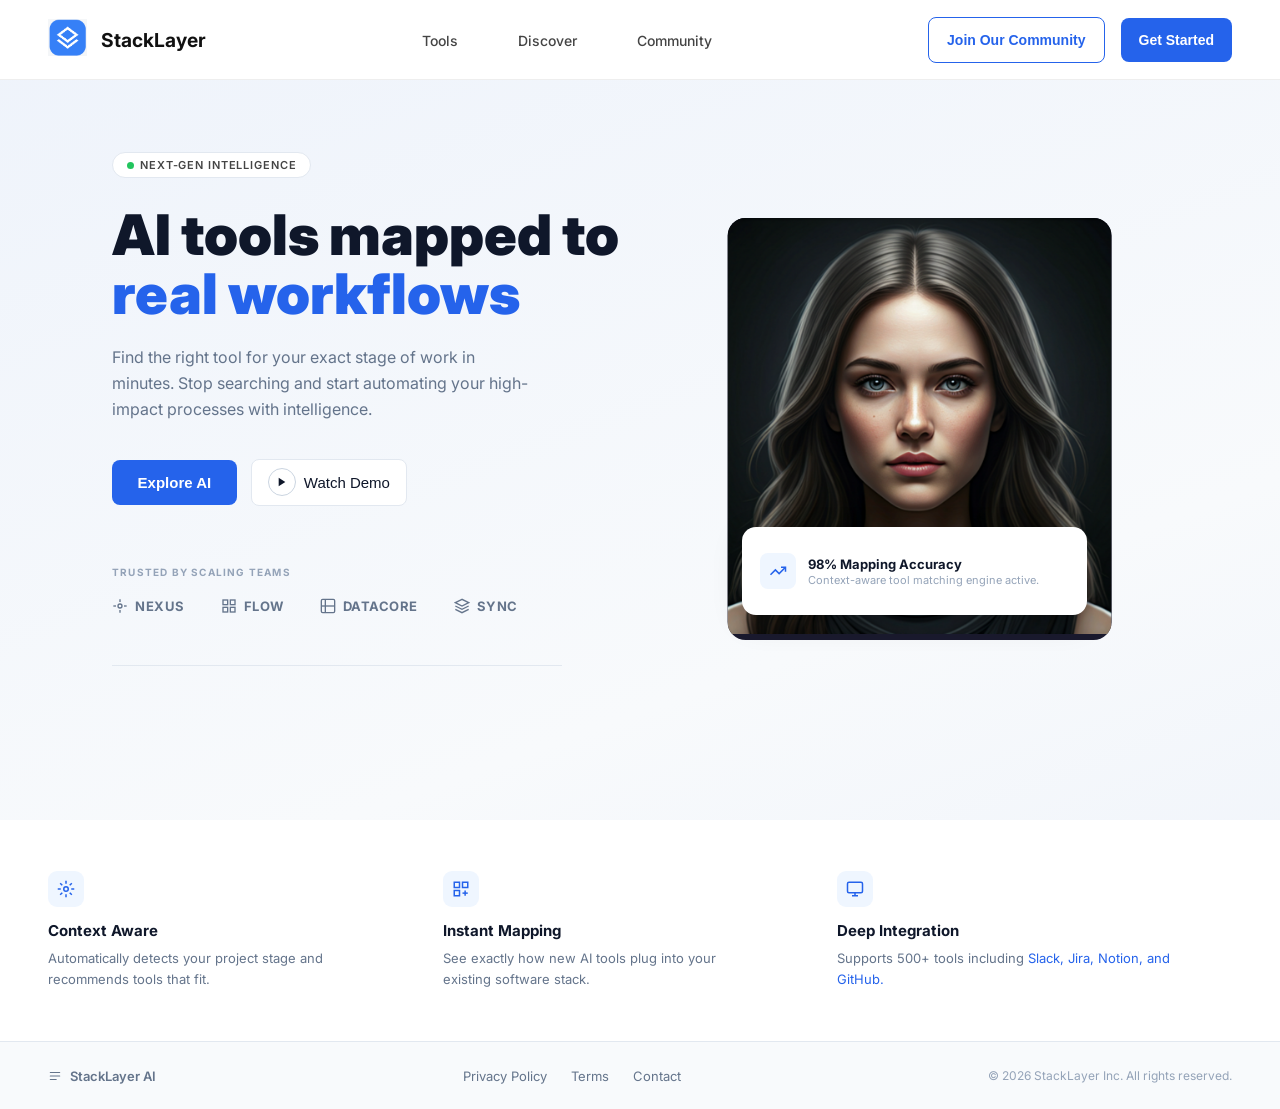
<file: client/index.html>
<!doctype html>
<html lang="en">
  <head>
    <meta charset="UTF-8" />
    <meta name="viewport" content="width=device-width, initial-scale=1.0" />
    <title>StackLayer</title>
    <link
      href="https://fonts.googleapis.com/css2?family=Inter:wght@400;500;600;700;800;900&display=swap"
      rel="stylesheet"
    />
    <link rel="apple-touch-icon" sizes="180x180" href="./assets/favicon/apple-touch-icon.png">
<link rel="icon" type="image/png" sizes="32x32" href="./assets/favicon/favicon-32x32.png">
<link rel="icon" type="image/png" sizes="16x16" href="./assets/favicon/favicon-16x16.png">
<link rel="manifest" href="./assets/favicon/site.webmanifest">
<meta name="theme-color" content="#0f172a">
<meta name="theme-color" content="#0f172a">
    <link rel="stylesheet" href="css/components/pages/landing.css" />
    <link rel="stylesheet" href="css/components/navbar.css" />
  </head>
  <body>

    <!-- NAV -->
       <nav class="nav-container">
      <div class="container nav">
        <a class="nav-logo" data-link="/index" href="#">
          <div class="nav-logo-icon">
           <img src="./assets/icons/logo.png" alt="stacklayer logo" loading="lazy" decoding="async" width="39" height="37">
          </div>
          StackLayer
        </a>
        <ul class="nav-links">
          <li data-link="/project-phase">Tools</li>
          <li data-link="/discover">Discover</li>
          <li data-link="/community">Community</li>
        </ul>
        <div class="nav-right">
          <button class="btn-primary btn-sec" data-link="/community">Join Our Community</button>
          <button class="btn-primary" data-link="/work-selection">Get Started</button>
        </div>
      </div>
    </nav>

    <div class="container">
      <!-- HERO -->
      <section class="hero">
        <div class="hero-left">
          <div class="badge">
            <span class="badge-dot"></span>
            NEXT-GEN INTELLIGENCE
          </div>
          <h1>
            AI tools mapped to<br /><span class="accent">real workflows</span>
          </h1>
          <p>
            Find the right tool for your exact stage of work in minutes. Stop
            searching and start automating your high-impact processes with
            intelligence.
          </p>
          <div class="hero-buttons">
            <button data-link="/work-selection" class="btn-explore">Explore AI</button>
            <button class="btn-demo">
              <span class="play-icon">
                <svg viewBox="0 0 10 12"><polygon points="1,1 9,6 1,11" /></svg>
              </span>
              Watch Demo
            </button>
          </div>
          <section class="trusted">
            <div class="trusted-label">TRUSTED BY SCALING TEAMS</div>
            <div class="trusted-logos">
              <div class="logo-item">
                <svg viewBox="0 0 24 24">
                  <circle cx="12" cy="12" r="3" />
                  <line x1="12" y1="2" x2="12" y2="6" />
                  <line x1="12" y1="18" x2="12" y2="22" />
                  <line x1="2" y1="12" x2="6" y2="12" />
                  <line x1="18" y1="12" x2="22" y2="12" />
                </svg>
                NEXUS
              </div>
              <div class="logo-item">
                <svg viewBox="0 0 24 24">
                  <rect x="3" y="3" width="7" height="7" />
                  <rect x="14" y="3" width="7" height="7" />
                  <rect x="3" y="14" width="7" height="7" />
                  <rect x="14" y="14" width="7" height="7" />
                </svg>
                FLOW
              </div>
              <div class="logo-item">
                <svg viewBox="0 0 24 24">
                  <rect x="2" y="2" width="20" height="20" rx="2" />
                  <line x1="8" y1="2" x2="8" y2="22" />
                  <line x1="2" y1="12" x2="22" y2="12" />
                </svg>
                DATACORE
              </div>
              <div class="logo-item">
                <svg viewBox="0 0 24 24">
                  <path d="M12 2L2 7l10 5 10-5-10-5z" />
                  <path d="M2 17l10 5 10-5" />
                  <path d="M2 12l10 5 10-5" />
                </svg>
                SYNC
              </div>
            </div>
          </section>
        </div>

        <div class="hero-right">
          <div class="hero-image-wrap">
            <!-- AI face placeholder rendered with SVG -->
            <div class="face-placeholder">
              <img src="./assets/images/hero-img.png" alt="hero img" decoding="async" loading="lazy" />
            </div>
          </div>

          <!-- Stat card -->
          <div class="stat-card">
            <div class="stat-icon">
              <svg viewBox="0 0 24 24">
                <polyline points="22 7 13.5 15.5 8.5 10.5 2 17" />
                <polyline points="16 7 22 7 22 13" />
              </svg>
            </div>
            <div class="stat-text">
              <div class="stat-title">98% Mapping Accuracy</div>
              <div class="stat-sub">
                Context-aware tool matching engine active.
              </div>
            </div>
          </div>
        </div>
      </section>
          </div>


      <!-- TRUSTED -->

      <!-- FEATURES -->
      
      <section class="features">
               <div class="container features-inner">
               <div class="feature">
                   <div class="feature-icon">
                       <svg viewBox="0 0 24 24">
                           <circle cx="12" cy="12" r="3" />
                           <path
                           d="M12 1v4M12 19v4M4.22 4.22l2.83 2.83M16.95 16.95l2.83 2.83M1 12h4M19 12h4M4.22 19.78l2.83-2.83M16.95 7.05l2.83-2.83"
                           />
                        </svg>
                    </div>
                    <h3>Context Aware</h3>
                    <p>
                        Automatically detects your project stage and recommends tools that
                        fit.
                    </p>
                </div>
                <div class="feature">
                    <div class="feature-icon">
                        <svg viewBox="0 0 24 24">
              <rect x="3" y="3" width="7" height="7" />
              <rect x="14" y="3" width="7" height="7" />
              <rect x="3" y="14" width="7" height="7" />
              <line x1="14" y1="17.5" x2="21" y2="17.5" />
              <line x1="17.5" y1="14" x2="17.5" y2="21" />
            </svg>
        </div>
        <h3>Instant Mapping</h3>
        <p>
            See exactly how new AI tools plug into your existing software stack.
        </p>
    </div>
    <div class="feature">
        <div class="feature-icon">
            <svg viewBox="0 0 24 24">
                <rect x="2" y="3" width="20" height="14" rx="2" />
                <path d="M8 21h8M12 17v4" />
            </svg>
        </div>
        <h3>Deep Integration</h3>
        <p>
            Supports 500+ tools including
            <a href="#">Slack, Jira, Notion, and GitHub.</a>
        </p>
    </div>
</div>
      </section>

      <!-- FOOTER -->
      <footer class="">
        <div class="container footer-container">
            <div class="footer-logo">
                <svg viewBox="0 0 24 24">
                    <path
                    d="M4 6h16M4 12h16M4 18h10"
                    stroke="#64748b"
                    stroke-width="2"
                    stroke-linecap="round"
                    fill="none"
                    />
                </svg>
                StackLayer AI
            </div>
            <div class="footer-links">
                <a href="#">Privacy Policy</a>
                <a href="#">Terms</a>
                <a href="#">Contact</a>
            </div>
            <div class="footer-copy">
                © 2026 StackLayer Inc. All rights reserved.
            </div>
        </div>
    </footer>
    <script src="./js/pages/landing.js"></script>
  </body>
</html>
</file>
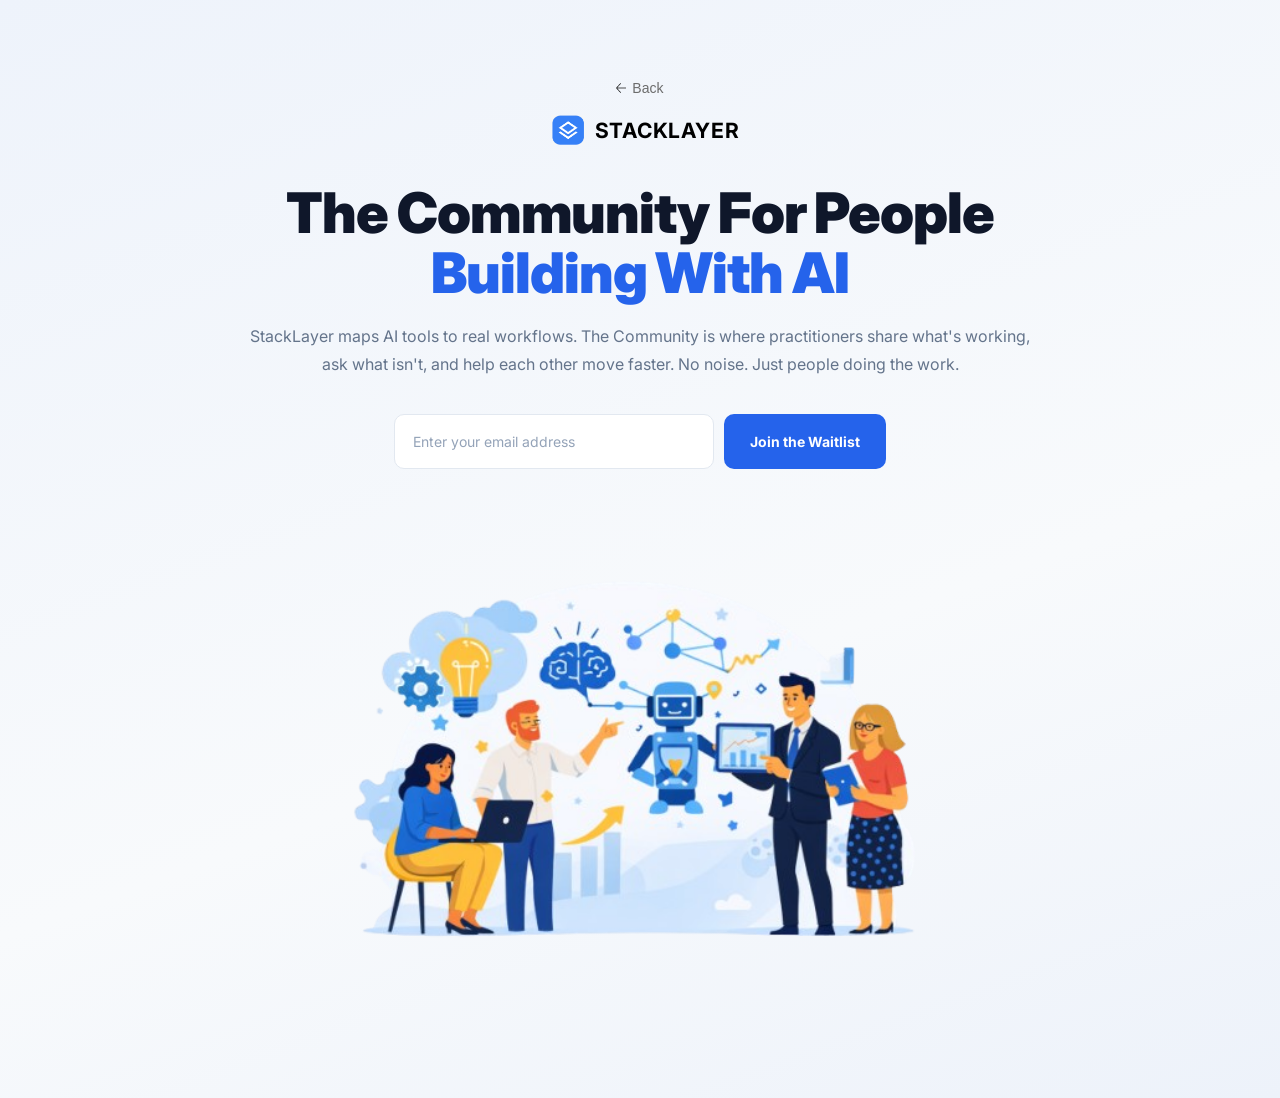
<file: client/community.html>
<!doctype html>
<html lang="en">
  <head>
    <meta charset="UTF-8" />
    <meta name="viewport" content="width=device-width, initial-scale=1.0" />
    <title>StackLayer – Community</title>
    <link
      href="https://fonts.googleapis.com/css2?family=Inter:wght@400;500;600;700;800;900&display=swap"
      rel="stylesheet"
    />
        <link rel="apple-touch-icon" sizes="180x180" href="./assets/favicon/apple-touch-icon.png">
<link rel="icon" type="image/png" sizes="32x32" href="./assets/favicon/favicon-32x32.png">
<link rel="icon" type="image/png" sizes="16x16" href="./assets/favicon/favicon-16x16.png">
<link rel="manifest" href="./assets/favicon/site.webmanifest">
<meta name="theme-color" content="#0f172a">
    <link rel="stylesheet" href="css/components/navbar.css" />
    <link rel="stylesheet" href="css/components/pages/community.css" />
  </head>
  <body>
    <div class="community-main">
      <div id="toast" class="toast"></div>
      <button class="back-btn">
        <img src="./assets/icons/back-arrow.png" alt="back arrow" height="10" width="10">
        Back</button>
      <div class="community-badge">
        <a class="nav-logo-community" href="/">
          <div class="nav-logo-icon">
            <img src="./assets/icons/logo.png" alt="stacklayer logo" loading="lazy" decoding="async" width="34" height="34">
          </div>
          StackLayer
        </a>
      </div>

      <h1 class="community-title">
        The community for people<br />
        <span>building with AI</span>
      </h1>

      <p class="community-desc">
        StackLayer maps AI tools to real workflows. The Community is where
        practitioners share what's working, ask what isn't, and help each other
        move faster. No noise. Just people doing the work.
      </p>

      <div class="waitlist-wrap" id="waitlistWrap">
        <input
          class="waitlist-input"
          type="email"
          id="emailInput"
          placeholder="Enter your email address"
        />
        <button class="waitlist-btn" onclick="joinWaitlist()">
          Join the Waitlist
        </button>
      </div>
      <p class="waitlist-note" id="waitlistNote"></p>

      <div class="community-img-wrap">
        <img src="assets/images/image.png" decoding="async" loading="lazy" class="image-waitlist" alt="img" />
      </div>
    </div>

    <script src="./js/pages/landing.js"></script>
    <script>
              const toast = document.querySelector("#toast");
              const input = document.getElementById("emailInput");
              const backBtn = document.querySelector(".back-btn");

            backBtn.addEventListener("click", () => {
              history.back()
            })

        const showToast = (msg, type = "success") => {
            toast.classList.remove("loading")
            toast.classList.remove("error")
            toast.style.opacity = "0"
            toast.textContent = msg;
            if (type === "loading") {
                toast.classList.add("loading");
            }
             if (type === "error"){
                toast.classList.add("error");
            }
          toast.style.transform = "translateY(0)"
          toast.style.opacity = "1"
          if(type === "error"){
              setTimeout(() => (toast.style.opacity = "0"), 3500);
          }
          if(type === "success") {
                setTimeout(() => (toast.style.opacity = "0"), 8000)
          }
        }

        input.addEventListener("keydown", () => {
             input.style.borderColor = "#e2e8f0";
        })

      const SCRIPT_URL =
        "https://script.google.com/macros/s/AKfycbytnV4G3eeX0NMb3zgdklnV65zXLajwnd8dIrstpjMWJ3oKslENMiC_hRom1bCudPzs5w/exec";
      function joinWaitlist() {
        showToast("Sending email...", "loading");
       
        const email = input.value.trim();
        if (!email || !email.includes("@")) {
          input.style.borderColor = "#ef4444";
          input.focus();
          showToast("Please enter a valid email address!", "error");
          return;
        }

        fetch(SCRIPT_URL, {
          method: "POST",
          body: JSON.stringify({ email }),
        })
          .then(async (res) => res.json())
          .then(async (data) => {
            if (!data.success) {
              input.style.borderColor = "#ef4444";
              input.focus();
              showToast("Something went wrong, try again!", "error")
            }
            showToast("You' now on the list. We'll reach out when Community launches!")
          })
          .catch((err) => showToast("Failed to send email", "error"));
      }
      document.getElementById("emailInput").addEventListener("keydown", (e) => {
        if (e.key === "Enter") joinWaitlist();
      });
    </script>
  </body>
</html>
</file>
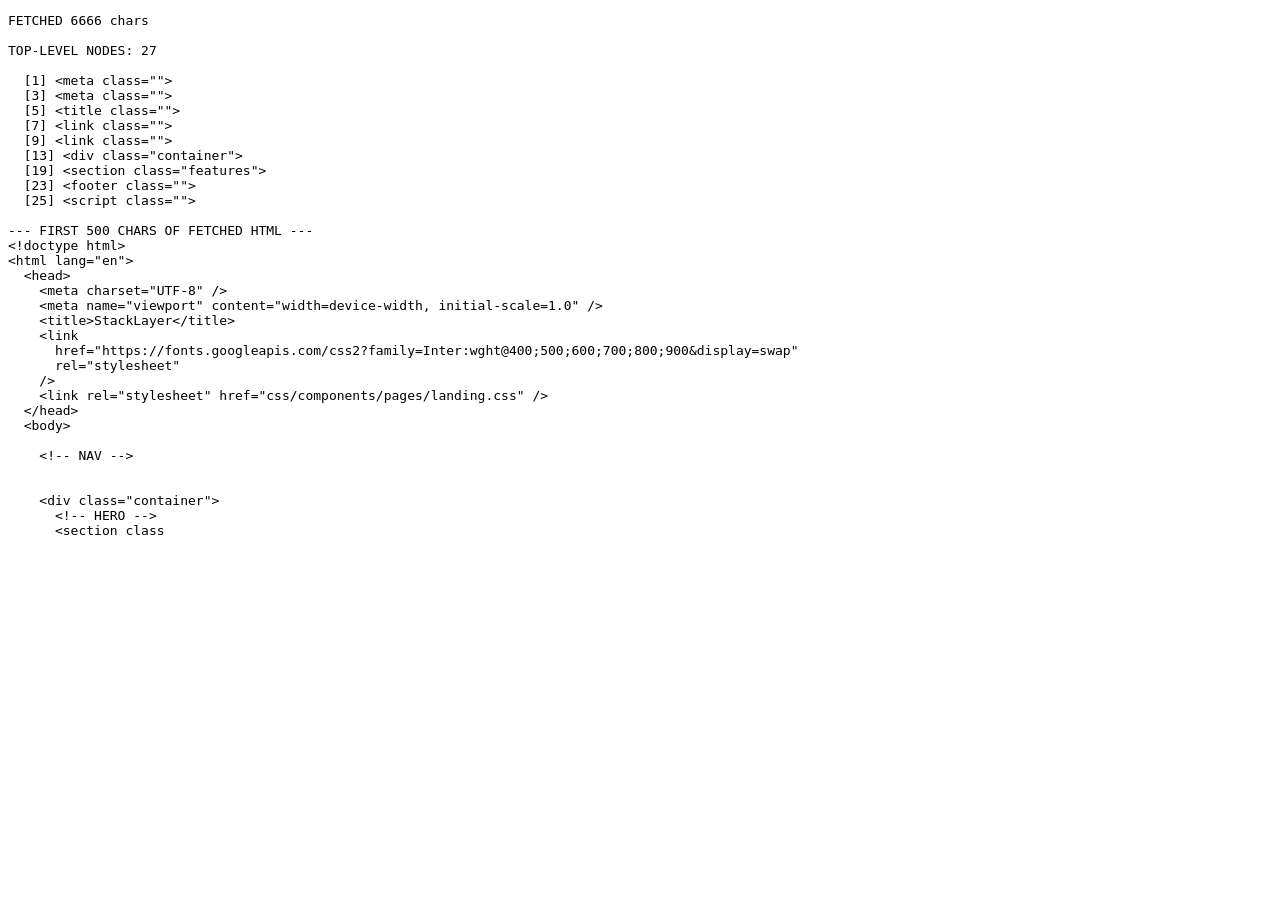
<file: client/debug.html>
<!DOCTYPE html>
<html>
<body>
<pre id="out"></pre>
<script>
fetch('./pages/landing-page.html')
  .then(r => r.text())
  .then(html => {
    const tpl = document.createElement('template');
    tpl.innerHTML = html;

    let out = `FETCHED ${html.length} chars\n\n`;
    out += `TOP-LEVEL NODES: ${tpl.content.childNodes.length}\n\n`;
    tpl.content.childNodes.forEach((n, i) => {
      if (n.nodeType === 1) out += `  [${i}] <${n.tagName.toLowerCase()} class="${n.className}">\n`;
      if (n.nodeType === 3 && n.textContent.trim()) out += `  [${i}] TEXT: "${n.textContent.trim().slice(0,40)}"\n`;
    });

    out += '\n--- FIRST 500 CHARS OF FETCHED HTML ---\n';
    out += html.slice(0, 500);

    document.getElementById('out').textContent = out;
  });
</script>
</body>
</html>
</file>
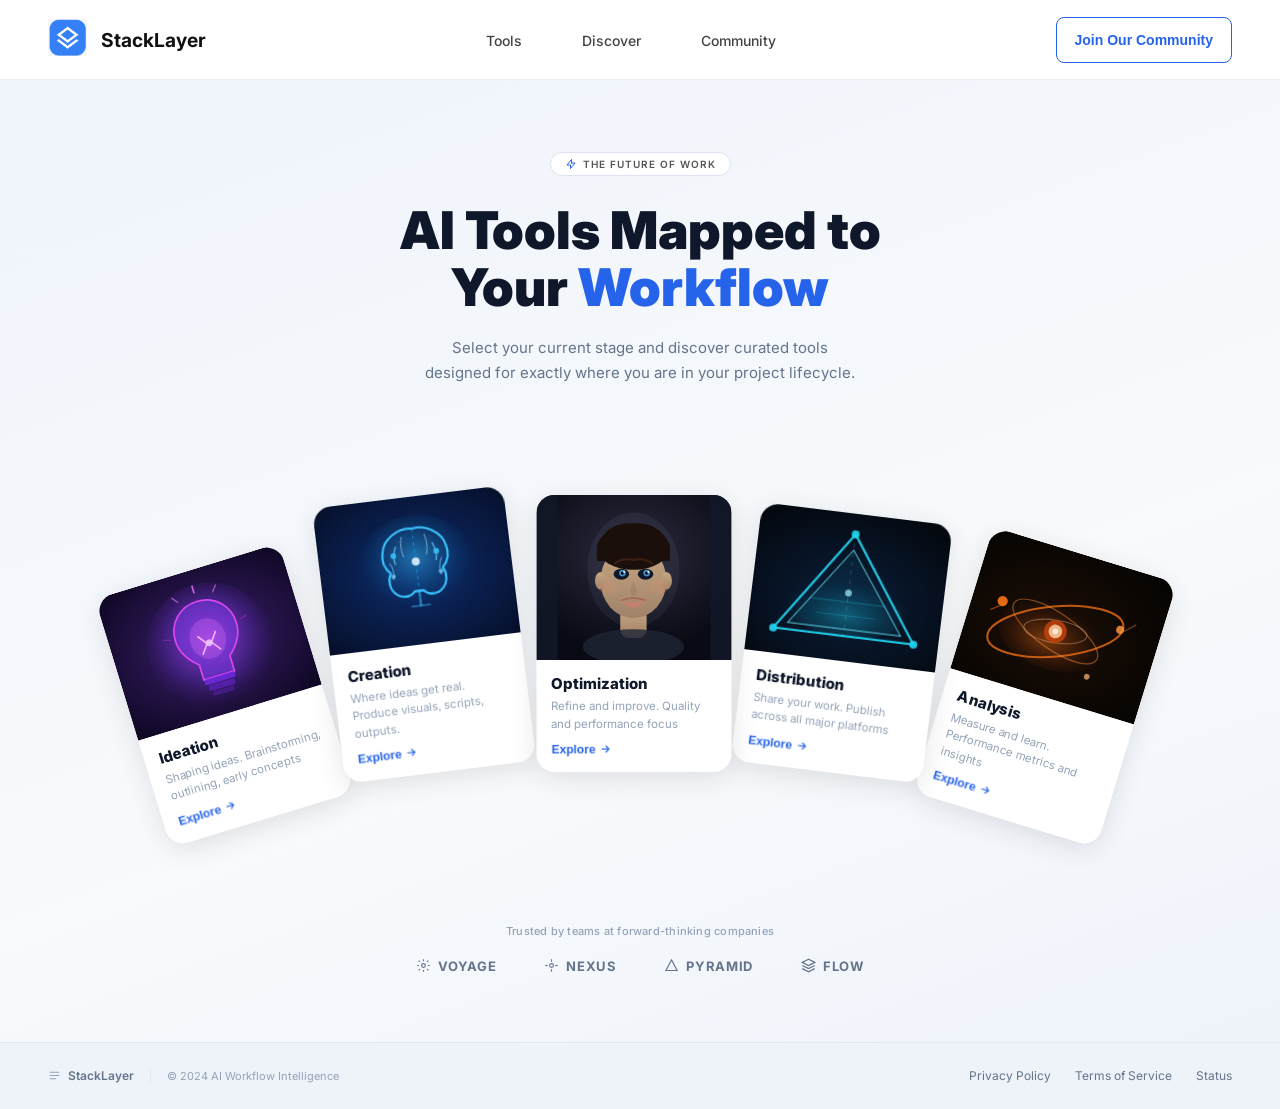
<file: client/project-phase.html>
<!doctype html>
<html lang="en">
  <head>
    <meta charset="UTF-8" />
    <meta name="viewport" content="width=device-width, initial-scale=1.0" />
    <title>StackLayer – AI Tools Mapped to Your Workflow</title>
    <link
      href="https://fonts.googleapis.com/css2?family=Inter:wght@400;500;600;700;800;900&display=swap"
      rel="stylesheet"
    />
        <link rel="apple-touch-icon" sizes="180x180" href="./assets/favicon/apple-touch-icon.png">
<link rel="icon" type="image/png" sizes="32x32" href="./assets/favicon/favicon-32x32.png">
<link rel="icon" type="image/png" sizes="16x16" href="./assets/favicon/favicon-16x16.png">
<link rel="manifest" href="./assets/favicon/site.webmanifest">
<meta name="theme-color" content="#0f172a">
    <link rel="stylesheet" href="css/components/pages/landing.css" />
    <link rel="stylesheet" href="css/components/navbar.css" />
    <link rel="stylesheet" href="css/components/pages/project-phase.css" />
  </head>
  <body>
    <!-- NAV -->
        <nav class="nav-container">
      <div class="container nav">
        <a class="nav-logo" data-link="/index" href="#">
          <div class="nav-logo-icon">
            <img src="./assets/icons/logo.png" alt="stacklayer logo" loading="lazy" decoding="async" width="39" height="37">
          </div>
          StackLayer
        </a>
        <ul class="nav-links">
          <li data-link="/project-phase">Tools</li>
          <li data-link="/discover">Discover</li>
          <li data-link="/community">Community</li>
        </ul>
        <div class="nav-right">
                    <button class="btn-primary btn-sec" data-link="/community">Join Our Community</button>
        </div>
      </div>
    </nav>

    <!-- HERO -->
    <section class="heros">
      <div class="heros-badge">
        <svg viewBox="0 0 24 24">
          <path
            d="M13 10V3L4 14h7v7l9-11h-7z"
            stroke-linecap="round"
            stroke-linejoin="round"
          />
        </svg>
        THE FUTURE OF WORK
      </div>
      <h1>AI Tools Mapped to<br />Your <span class="accent">Workflow</span></h1>
      <p>
        Select your current stage and discover curated tools designed for
        exactly where you are in your project lifecycle.
      </p>
    </section>

    <!-- ARC CARDS -->
    <section class="arc-section">
      <div class="arc-stage">
        <!-- Card 1: Ideation -->
        <div class="stage-card c1">
          <div class="card-img-wrap">
            <svg
              viewBox="0 0 175 130"
              xmlns="http://www.w3.org/2000/svg"
              preserveAspectRatio="xMidYMid slice"
            >
              <defs>
                <radialGradient id="bg1" cx="50%" cy="50%" r="70%">
                  <stop offset="0%" stop-color="#3b1f6e" />
                  <stop offset="100%" stop-color="#0d0620" />
                </radialGradient>
                <radialGradient id="bulbGlow" cx="50%" cy="45%" r="55%">
                  <stop offset="0%" stop-color="#d946ef" stop-opacity="0.7" />
                  <stop offset="60%" stop-color="#7c3aed" stop-opacity="0.3" />
                  <stop offset="100%" stop-color="#4c1d95" stop-opacity="0" />
                </radialGradient>
              </defs>
              <rect width="175" height="130" fill="url(#bg1)" />
              <ellipse cx="88" cy="68" rx="55" ry="55" fill="url(#bulbGlow)" />
              <!-- bulb glass -->
              <path
                d="M88 28 C72 28 60 40 60 56 C60 68 67 76 74 82 L74 96 L102 96 L102 82 C109 76 116 68 116 56 C116 40 104 28 88 28Z"
                fill="#7c3aed"
                fill-opacity="0.5"
                stroke="#d946ef"
                stroke-width="1.5"
              />
              <!-- inner glow -->
              <ellipse
                cx="88"
                cy="62"
                rx="16"
                ry="18"
                fill="#e879f9"
                fill-opacity="0.25"
              />
              <!-- filament -->
              <path
                d="M80 58 L86 66 L80 74"
                stroke="#f0abfc"
                stroke-width="1.5"
                fill="none"
                stroke-linecap="round"
                stroke-linejoin="round"
              />
              <path
                d="M96 58 L90 66 L96 74"
                stroke="#f0abfc"
                stroke-width="1.5"
                fill="none"
                stroke-linecap="round"
                stroke-linejoin="round"
              />
              <line
                x1="86"
                y1="66"
                x2="90"
                y2="66"
                stroke="#f0abfc"
                stroke-width="1.5"
                stroke-linecap="round"
              />
              <!-- base -->
              <rect
                x="74"
                y="96"
                width="28"
                height="5"
                rx="2"
                fill="#6d28d9"
                opacity="0.9"
              />
              <rect
                x="76"
                y="102"
                width="24"
                height="5"
                rx="2"
                fill="#5b21b6"
                opacity="0.8"
              />
              <rect
                x="78"
                y="108"
                width="20"
                height="4"
                rx="2"
                fill="#4c1d95"
                opacity="0.7"
              />
              <!-- sparkles -->
              <line
                x1="88"
                y1="20"
                x2="88"
                y2="14"
                stroke="#e879f9"
                stroke-width="1.5"
                stroke-linecap="round"
                opacity="0.8"
              />
              <line
                x1="104"
                y1="24"
                x2="108"
                y2="19"
                stroke="#e879f9"
                stroke-width="1.2"
                stroke-linecap="round"
                opacity="0.6"
              />
              <line
                x1="72"
                y1="24"
                x2="68"
                y2="19"
                stroke="#e879f9"
                stroke-width="1.2"
                stroke-linecap="round"
                opacity="0.6"
              />
              <line
                x1="120"
                y1="54"
                x2="126"
                y2="52"
                stroke="#c026d3"
                stroke-width="1"
                stroke-linecap="round"
                opacity="0.5"
              />
              <line
                x1="56"
                y1="54"
                x2="50"
                y2="52"
                stroke="#c026d3"
                stroke-width="1"
                stroke-linecap="round"
                opacity="0.5"
              />
              <circle cx="88" cy="66" r="3" fill="#f5d0fe" opacity="0.8" />
            </svg>
          </div>
          <div class="card-body">
            <div class="card-title">Ideation</div>
            <div class="card-desc">
              Shaping ideas. Brainstorming, outlining, early concepts
            </div>
            <button id="ideation" class="card-explore animate-pulse ">
              Explore
              <svg viewBox="0 0 24 24">
                <path
                  d="M5 12h14M13 6l6 6-6 6"
                  stroke-linecap="round"
                  stroke-linejoin="round"
                />
              </svg>
            </button>
          </div>
        </div>

        <!-- Card 2: Creation -->
        <div class="stage-card c2">
          <div class="card-img-wrap">
            <svg
              viewBox="0 0 175 130"
              xmlns="http://www.w3.org/2000/svg"
              preserveAspectRatio="xMidYMid slice"
            >
              <defs>
                <radialGradient id="bg2" cx="50%" cy="50%" r="70%">
                  <stop offset="0%" stop-color="#0d2d6e" />
                  <stop offset="100%" stop-color="#060e28" />
                </radialGradient>
                <radialGradient id="brainGlow" cx="50%" cy="42%" r="50%">
                  <stop offset="0%" stop-color="#38bdf8" stop-opacity="0.5" />
                  <stop offset="100%" stop-color="#0369a1" stop-opacity="0" />
                </radialGradient>
              </defs>
              <rect width="175" height="130" fill="url(#bg2)" />
              <ellipse cx="88" cy="60" rx="50" ry="44" fill="url(#brainGlow)" />
              <!-- brain left hemisphere -->
              <path
                d="M88 28 C76 26 62 34 60 46 C58 53 60 60 65 65 C62 70 62 78 67 83 C72 88 80 88 84 83 L88 83"
                stroke="#38bdf8"
                stroke-width="2"
                fill="none"
                stroke-linecap="round"
                stroke-linejoin="round"
              />
              <!-- brain right hemisphere -->
              <path
                d="M88 28 C100 26 114 34 116 46 C118 53 116 60 111 65 C114 70 114 78 109 83 C104 88 96 88 92 83 L88 83"
                stroke="#38bdf8"
                stroke-width="2"
                fill="none"
                stroke-linecap="round"
                stroke-linejoin="round"
              />
              <!-- fissure -->
              <line
                x1="88"
                y1="28"
                x2="88"
                y2="83"
                stroke="#0ea5e9"
                stroke-width="1"
                stroke-dasharray="3 3"
                opacity="0.6"
              />
              <!-- brain surface wrinkles left -->
              <path
                d="M72 42 Q68 50 70 58"
                stroke="#7dd3fc"
                stroke-width="1.2"
                fill="none"
                opacity="0.7"
              />
              <path
                d="M65 56 Q69 63 67 71"
                stroke="#7dd3fc"
                stroke-width="1"
                fill="none"
                opacity="0.6"
              />
              <path
                d="M78 34 Q75 43 78 52"
                stroke="#bae6fd"
                stroke-width="1"
                fill="none"
                opacity="0.5"
              />
              <!-- brain surface wrinkles right -->
              <path
                d="M104 42 Q108 50 106 58"
                stroke="#7dd3fc"
                stroke-width="1.2"
                fill="none"
                opacity="0.7"
              />
              <path
                d="M111 56 Q107 63 109 71"
                stroke="#7dd3fc"
                stroke-width="1"
                fill="none"
                opacity="0.6"
              />
              <path
                d="M98 34 Q101 43 98 52"
                stroke="#bae6fd"
                stroke-width="1"
                fill="none"
                opacity="0.5"
              />
              <!-- nodes -->
              <circle cx="69" cy="50" r="2.5" fill="#38bdf8" opacity="0.9" />
              <circle cx="107" cy="50" r="2.5" fill="#38bdf8" opacity="0.9" />
              <circle cx="67" cy="68" r="2" fill="#7dd3fc" opacity="0.7" />
              <circle cx="109" cy="68" r="2" fill="#7dd3fc" opacity="0.7" />
              <circle cx="88" cy="57" r="3.5" fill="#e0f2fe" opacity="0.9" />
              <!-- stem -->
              <line
                x1="88"
                y1="83"
                x2="88"
                y2="96"
                stroke="#38bdf8"
                stroke-width="2"
                stroke-linecap="round"
                opacity="0.6"
              />
              <line
                x1="80"
                y1="96"
                x2="96"
                y2="96"
                stroke="#38bdf8"
                stroke-width="1.5"
                stroke-linecap="round"
                opacity="0.5"
              />
            </svg>
          </div>
          <div class="card-body">
            <div class="card-title">Creation</div>
            <div class="card-desc">
              Where ideas get real. Produce visuals, scripts, outputs.
            </div>
            <button id="creation" class="card-explore animate-pulse ">
              Explore
              <svg viewBox="0 0 24 24">
                <path
                  d="M5 12h14M13 6l6 6-6 6"
                  stroke-linecap="round"
                  stroke-linejoin="round"
                />
              </svg>
            </button>
          </div>
        </div>

        <!-- Card 3: Optimization (center, tallest) -->
        <div class="stage-card c3">
          <div class="card-img-wrap" style="height: clamp(120px, 15vw, 165px)">
            <svg
              viewBox="0 0 195 150"
              xmlns="http://www.w3.org/2000/svg"
              preserveAspectRatio="xMidYMid slice"
            >
              <defs>
                <linearGradient id="skinTone" x1="0%" y1="0%" x2="0%" y2="100%">
                  <stop offset="0%" stop-color="#c8a882" />
                  <stop offset="100%" stop-color="#a0826a" />
                </linearGradient>
                <radialGradient id="bg3" cx="50%" cy="35%" r="60%">
                  <stop offset="0%" stop-color="#2a2a3e" />
                  <stop offset="100%" stop-color="#0a0a14" />
                </radialGradient>
              </defs>
              <rect width="195" height="150" fill="url(#bg3)" />
              <!-- door frame pillars -->
              <rect
                x="0"
                y="0"
                width="28"
                height="150"
                fill="#111827"
                opacity="0.9"
              />
              <rect
                x="167"
                y="0"
                width="28"
                height="150"
                fill="#111827"
                opacity="0.9"
              />
              <!-- subtle ambient glow on face area -->
              <ellipse
                cx="97"
                cy="68"
                rx="42"
                ry="52"
                fill="#94a3b8"
                fill-opacity="0.08"
              />
              <!-- neck -->
              <rect
                x="85"
                y="102"
                width="24"
                height="28"
                rx="8"
                fill="url(#skinTone)"
              />
              <!-- shoulders -->
              <ellipse
                cx="97"
                cy="138"
                rx="46"
                ry="16"
                fill="#1e2535"
                opacity="0.8"
              />
              <!-- face -->
              <ellipse cx="97" cy="78" rx="30" ry="34" fill="url(#skinTone)" />
              <!-- ears -->
              <ellipse cx="67" cy="78" rx="5" ry="8" fill="url(#skinTone)" />
              <ellipse cx="127" cy="78" rx="5" ry="8" fill="url(#skinTone)" />
              <!-- hair -->
              <ellipse cx="97" cy="48" rx="33" ry="20" fill="#1a0f0a" />
              <path
                d="M64 60 Q62 44 70 36 Q80 24 97 26 Q114 24 124 36 Q132 44 130 60"
                fill="#1a0f0a"
              />
              <!-- eyebrows -->
              <path
                d="M80 62 Q88 57 96 59"
                stroke="#3d2010"
                stroke-width="2"
                stroke-linecap="round"
                fill="none"
              />
              <path
                d="M98 59 Q106 57 114 62"
                stroke="#3d2010"
                stroke-width="2"
                stroke-linecap="round"
                fill="none"
              />
              <!-- eyes -->
              <ellipse cx="86" cy="72" rx="7" ry="5" fill="#0f172a" />
              <ellipse cx="108" cy="72" rx="7" ry="5" fill="#0f172a" />
              <circle cx="87" cy="71" r="3" fill="#4a90c4" />
              <circle cx="109" cy="71" r="3" fill="#4a90c4" />
              <circle cx="87" cy="71" r="1.5" fill="#050a14" />
              <circle cx="109" cy="71" r="1.5" fill="#050a14" />
              <circle cx="88.5" cy="70" r="1" fill="#fff" opacity="0.85" />
              <circle cx="110.5" cy="70" r="1" fill="#fff" opacity="0.85" />
              <!-- nose -->
              <path
                d="M97 78 Q93 87 94 90 Q97 93 100 90 Q101 87 97 78Z"
                fill="#9a7a62"
                opacity="0.45"
              />
              <!-- lips -->
              <path
                d="M86 96 Q97 91 108 96"
                stroke="#a86858"
                stroke-width="1.5"
                fill="none"
              />
              <path
                d="M86 96 Q91 102 97 103 Q103 102 108 96 Q97 99 86 96Z"
                fill="#c48070"
              />
              <!-- cheeks -->
              <ellipse
                cx="74"
                cy="84"
                rx="9"
                ry="6"
                fill="#e09070"
                opacity="0.18"
              />
              <ellipse
                cx="120"
                cy="84"
                rx="9"
                ry="6"
                fill="#e09070"
                opacity="0.18"
              />
            </svg>
          </div>
          <div class="card-body">
            <div class="card-title">Optimization</div>
            <div class="card-desc">
              Refine and improve. Quality and performance focus
            </div>
            <button id="optimization" class="card-explore animate-pulse ">
              Explore
              <svg viewBox="0 0 24 24">
                <path
                  d="M5 12h14M13 6l6 6-6 6"
                  stroke-linecap="round"
                  stroke-linejoin="round"
                />
              </svg>
            </button>
          </div>
        </div>

        <!-- Card 4: Distribution -->
        <div class="stage-card c4">
          <div class="card-img-wrap">
            <svg
              viewBox="0 0 175 130"
              xmlns="http://www.w3.org/2000/svg"
              preserveAspectRatio="xMidYMid slice"
            >
              <defs>
                <radialGradient id="bg4" cx="50%" cy="60%" r="70%">
                  <stop offset="0%" stop-color="#0a1e3a" />
                  <stop offset="100%" stop-color="#04080f" />
                </radialGradient>
                <radialGradient id="triGlow" cx="50%" cy="65%" r="55%">
                  <stop offset="0%" stop-color="#22d3ee" stop-opacity="0.35" />
                  <stop offset="100%" stop-color="#0e7490" stop-opacity="0" />
                </radialGradient>
              </defs>
              <rect width="175" height="130" fill="url(#bg4)" />
              <ellipse cx="88" cy="82" rx="52" ry="28" fill="url(#triGlow)" />
              <!-- outer wireframe triangle -->
              <path
                d="M88 18 L150 108 L26 108 Z"
                stroke="#22d3ee"
                stroke-width="2"
                fill="none"
                opacity="0.9"
              />
              <!-- inner triangle filled -->
              <path
                d="M88 32 L138 102 L38 102 Z"
                stroke="#67e8f9"
                stroke-width="1"
                fill="#0e7490"
                fill-opacity="0.18"
                opacity="0.7"
              />
              <!-- horizon lines inside -->
              <line
                x1="54"
                y1="78"
                x2="122"
                y2="78"
                stroke="#22d3ee"
                stroke-width="0.8"
                opacity="0.35"
              />
              <line
                x1="62"
                y1="90"
                x2="114"
                y2="90"
                stroke="#22d3ee"
                stroke-width="0.8"
                opacity="0.25"
              />
              <!-- center axis -->
              <line
                x1="88"
                y1="18"
                x2="88"
                y2="108"
                stroke="#67e8f9"
                stroke-width="0.6"
                stroke-dasharray="4 4"
                opacity="0.3"
              />
              <!-- vertex dots -->
              <circle cx="88" cy="18" r="3.5" fill="#22d3ee" opacity="0.9" />
              <circle cx="150" cy="108" r="3.5" fill="#22d3ee" opacity="0.9" />
              <circle cx="26" cy="108" r="3.5" fill="#22d3ee" opacity="0.9" />
              <!-- center glow -->
              <circle cx="88" cy="70" r="3" fill="#a5f3fc" opacity="0.7" />
            </svg>
          </div>
          <div class="card-body">
            <div class="card-title">Distribution</div>
            <div class="card-desc">
              Share your work. Publish across all major platforms
            </div>
            <button id="distribution" class="card-explore animate-pulse ">
              Explore
              <svg viewBox="0 0 24 24">
                <path
                  d="M5 12h14M13 6l6 6-6 6"
                  stroke-linecap="round"
                  stroke-linejoin="round"
                />
              </svg>
            </button>
          </div>
        </div>

        <!-- Card 5: Analysis -->
        <div class="stage-card c5">
          <div class="card-img-wrap">
            <svg
              viewBox="0 0 175 130"
              xmlns="http://www.w3.org/2000/svg"
              preserveAspectRatio="xMidYMid slice"
            >
              <defs>
                <radialGradient id="bg5" cx="45%" cy="55%" r="70%">
                  <stop offset="0%" stop-color="#1c0e06" />
                  <stop offset="100%" stop-color="#060402" />
                </radialGradient>
                <radialGradient id="orbitGlow" cx="45%" cy="58%" r="52%">
                  <stop offset="0%" stop-color="#f97316" stop-opacity="0.45" />
                  <stop offset="100%" stop-color="#7c2d12" stop-opacity="0" />
                </radialGradient>
              </defs>
              <rect width="175" height="130" fill="url(#bg5)" />
              <ellipse cx="82" cy="76" rx="50" ry="30" fill="url(#orbitGlow)" />
              <!-- big orbit ring tilted -->
              <ellipse
                cx="82"
                cy="72"
                rx="60"
                ry="22"
                stroke="#f97316"
                stroke-width="1.8"
                fill="none"
                opacity="0.75"
                transform="rotate(-22 82 72)"
              />
              <!-- second ring -->
              <ellipse
                cx="82"
                cy="72"
                rx="44"
                ry="16"
                stroke="#fb923c"
                stroke-width="1.1"
                fill="none"
                opacity="0.45"
                transform="rotate(18 82 72)"
              />
              <!-- third ring -->
              <ellipse
                cx="82"
                cy="72"
                rx="28"
                ry="10"
                stroke="#fed7aa"
                stroke-width="0.9"
                fill="none"
                opacity="0.35"
                transform="rotate(-8 82 72)"
              />
              <!-- planet -->
              <circle cx="82" cy="72" r="10" fill="#c2410c" opacity="0.85" />
              <circle cx="82" cy="72" r="6" fill="#fed7aa" opacity="0.8" />
              <circle cx="82" cy="72" r="2.5" fill="#fff" opacity="0.7" />
              <!-- orbiting dots -->
              <circle cx="30" cy="60" r="4.5" fill="#f97316" opacity="0.9" />
              <circle cx="136" cy="54" r="3.5" fill="#fb923c" opacity="0.85" />
              <circle cx="120" cy="102" r="2.5" fill="#fdba74" opacity="0.7" />
              <!-- comet tails -->
              <line
                x1="32"
                y1="62"
                x2="22"
                y2="70"
                stroke="#f97316"
                stroke-width="1.2"
                stroke-linecap="round"
                opacity="0.5"
              />
              <line
                x1="138"
                y1="56"
                x2="148"
                y2="46"
                stroke="#fb923c"
                stroke-width="1"
                stroke-linecap="round"
                opacity="0.4"
              />
            </svg>
          </div>
          <div class="card-body">
            <div class="card-title">Analysis</div>
            <div class="card-desc">
              Measure and learn. Performance metrics and insights
            </div>
            <button id="analysis" class="card-explore animate-pulse ">
              Explore
              <svg viewBox="0 0 24 24">
                <path
                  d="M5 12h14M13 6l6 6-6 6"
                  stroke-linecap="round"
                  stroke-linejoin="round"
                />
              </svg>
            </button>
          </div>
        </div>
      </div>
    </section>

    <!-- TRUSTED -->
    <section class="trusted">
      <div class="trusted-label">
        Trusted by teams at forward-thinking companies
      </div>
      <div class="trusted-logoz">
        <div class="logo-item">
          <svg viewBox="0 0 24 24">
            <circle cx="12" cy="12" r="3" />
            <path
              d="M12 2v3M12 19v3M4.22 4.22l2.12 2.12M17.66 17.66l2.12 2.12M2 12h3M19 12h3M4.22 19.78l2.12-2.12M17.66 6.34l2.12-2.12"
            />
          </svg>
          VOYAGE
        </div>
        <div class="logo-item">
          <svg viewBox="0 0 24 24">
            <circle cx="12" cy="12" r="3" />
            <line x1="12" y1="2" x2="12" y2="6" />
            <line x1="12" y1="18" x2="12" y2="22" />
            <line x1="2" y1="12" x2="6" y2="12" />
            <line x1="18" y1="12" x2="22" y2="12" />
          </svg>
          NEXUS
        </div>
        <div class="logo-item">
          <svg viewBox="0 0 24 24"><path d="M12 3L21 20H3L12 3z" /></svg>
          PYRAMID
        </div>
        <div class="logo-item">
          <svg viewBox="0 0 24 24">
            <path d="M12 2L2 7l10 5 10-5-10-5z" />
            <path d="M2 17l10 5 10-5" />
            <path d="M2 12l10 5 10-5" />
          </svg>
          FLOW
        </div>
      </div>
    </section>

    <!-- FOOTER -->
    <footer class="footer-color">
        <div class="container footer-container">
      <div class="footer-left">
        <div class="footer-logo">
          <svg viewBox="0 0 24 24">
            <path
              d="M4 6h16M4 12h16M4 18h10"
              stroke-linecap="round"
              fill="none"
            />
          </svg>
          StackLayer
        </div>
        <div class="footer-divider"></div>
        <div class="footer-copy">© 2024 AI Workflow Intelligence</div>
      </div>
      <div class="footer-links">
        <a href="#">Privacy Policy</a>
        <a href="#">Terms of Service</a>
        <a href="#">Status</a>
      </div>
      </div>
    </footer>
    <script>
     document.querySelectorAll(".card-explore").forEach(btn => {
  btn.addEventListener("click", (e) => {
      e.preventDefault();
      e.stopPropagation();
    localStorage.setItem("selectedCategory", btn.id);
    location.href = `/ai-suggestion.html?category=${String(btn.id).toLowerCase()}`;
  });
});
    </script>
    <script src="./js/pages/landing.js"></script>
  </body>
</html>
</file>
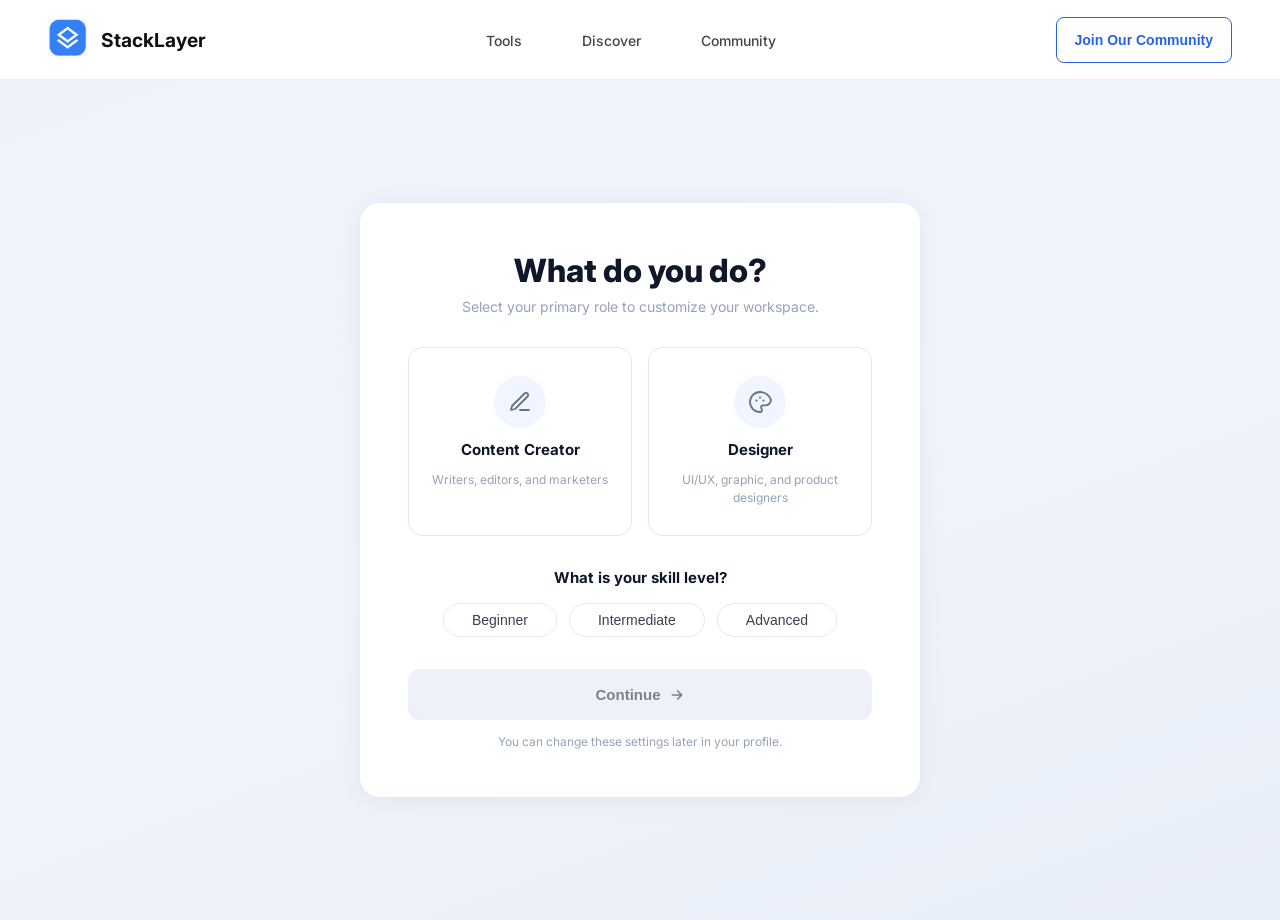
<file: client/work-selection.html>
<!doctype html>
<html lang="en">
  <head>
    <meta charset="UTF-8" />
    <meta name="viewport" content="width=device-width, initial-scale=1.0" />
    <title>StackLayer – Onboarding</title>
    <link
      href="https://fonts.googleapis.com/css2?family=Inter:wght@400;500;600;700;800;900&display=swap"
      rel="stylesheet"
    />
        <link rel="apple-touch-icon" sizes="180x180" href="./assets/favicon/apple-touch-icon.png">
<link rel="icon" type="image/png" sizes="32x32" href="./assets/favicon/favicon-32x32.png">
<link rel="icon" type="image/png" sizes="16x16" href="./assets/favicon/favicon-16x16.png">
<link rel="manifest" href="./assets/favicon/site.webmanifest">
<meta name="theme-color" content="#0f172a">
    <link rel="stylesheet" href="css/components/pages/landing.css" />
    <link rel="stylesheet" href="css/components/pages/work-selection.css" />
    <link rel="stylesheet" href="css/components/navbar.css" />
  </head>
  <body>
    <nav class="nav-container">
      <div class="container nav">
        <a class="nav-logo" data-link="/index" href="#">
          <div class="nav-logo-icon">
            <img src="./assets/icons/logo.png" alt="stacklayer logo" loading="lazy" decoding="async" width="39" height="37">
          </div>
          StackLayer
        </a>
        <ul class="nav-links">
          <li data-link="/project-phase">Tools</li>
          <li data-link="/discover">Discover</li>
          <li data-link="/community">Community</li>
        </ul>
        <div class="nav-right">
                     <button class="btn-primary btn-sec" data-link="/community">Join Our Community</button>

        </div>
      </div>
    </nav>

    <!-- PAGE -->
    <div class="page">
      <div class="card">
        <h1 class="card-title">What do you do?</h1>
        <p class="card-sub">
          Select your primary role to customize your workspace.
        </p>

        <!-- ROLES -->
        <div class="roles">
          <!-- Content Creator -->
          <div class="role-card" onclick="selectRole(this)">
            <svg class="check-icon" viewBox="0 0 24 24" fill="none">
              <circle
                cx="12"
                cy="12"
                r="11"
                stroke="#2563eb"
                stroke-width="1.5"
              />
              <path
                d="M7 12.5l3.5 3.5 6.5-7"
                stroke="#2563eb"
                stroke-width="2"
                stroke-linecap="round"
                stroke-linejoin="round"
              />
            </svg>
            <div class="role-icon-wrap">
              <!-- pen + lines icon -->
              <svg viewBox="0 0 24 24">
                <path d="M12 20h9" stroke-linecap="round" />
                <path
                  d="M16.5 3.5a2.121 2.121 0 013 3L7 19l-4 1 1-4 12.5-12.5z"
                  stroke-linecap="round"
                  stroke-linejoin="round"
                />
              </svg>
            </div>
            <div class="role-name">Content Creator</div>
            <div class="role-desc">Writers, editors, and marketers</div>
          </div>

          <!-- Designer (selected by default) -->
          <div class="role-card" onclick="selectRole(this)">
            <svg class="check-icon" viewBox="0 0 24 24" fill="none">
              <circle
                cx="12"
                cy="12"
                r="11"
                stroke="#2563eb"
                stroke-width="1.5"
              />
              <path
                d="M7 12.5l3.5 3.5 6.5-7"
                stroke="#2563eb"
                stroke-width="2"
                stroke-linecap="round"
                stroke-linejoin="round"
              />
            </svg>
            <div class="role-icon-wrap">
              <!-- palette icon -->
              <svg viewBox="0 0 24 24">
                <path
                  d="M12 2C6.48 2 2 6.48 2 12c0 5.52 4.48 10 10 10 1.1 0 2-.9 2-2 0-.52-.2-1-.52-1.36-.3-.34-.48-.78-.48-1.24 0-1.1.9-2 2-2h2.36c3.1 0 5.64-2.54 5.64-5.64C22 6.18 17.52 2 12 2z"
                  stroke-linecap="round"
                  stroke-linejoin="round"
                />
                <circle cx="8.5" cy="10.5" r="1" fill="#2563eb" stroke="none" />
                <circle cx="12" cy="7.5" r="1" fill="#2563eb" stroke="none" />
                <circle
                  cx="15.5"
                  cy="10.5"
                  r="1"
                  fill="#2563eb"
                  stroke="none"
                />
              </svg>
            </div>
            <div class="role-name">Designer</div>
            <div class="role-desc">UI/UX, graphic, and product designers</div>
          </div>
        </div>

        <!-- SKILL LEVEL -->
        <div class="skill-label">What is your skill level?</div>
        <div class="skill-options">
          <button class="skill-btn" onclick="selectSkill(this)">
            Beginner
          </button>
          <button class="skill-btn" onclick="selectSkill(this)">
            Intermediate
          </button>
          <button class="skill-btn" onclick="selectSkill(this)">
            Advanced
          </button>
        </div>

        <!-- CONTINUE -->
        <button
          id="continueBtn"
          data-link="/project-phase"
          class="btn-continue"
        >
          Continue
          <svg viewBox="0 0 24 24">
            <path
              d="M5 12h14M13 6l6 6-6 6"
              stroke-linecap="round"
              stroke-linejoin="round"
            />
          </svg>
        </button>
        <p class="card-note">
          You can change these settings later in your profile.
        </p>
      </div>
    </div>

    <script>
      const btn = document.querySelector("#continueBtn");
      btn.disabled = true;
      let roleIsSelected = false
      let skillIsSelected = false
      console.log(btn);
      function selectRole(el) {
        document
          .querySelectorAll(".role-card")
          .forEach((c) => c.classList.remove("selected"));
        el.classList.add("selected");
        const role = el.textContent;
        // btn.disabled = false;
        roleIsSelected = true;
        try {
          localStorage.setItem("primaryRole", String(role));
        } catch (error) {
          console.error("Failed to save primary role to local storage!");
        }
         if(roleIsSelected && skillIsSelected){
        btn.disabled = false;
      }
      }

      function selectSkill(el) {
        document
          .querySelectorAll(".skill-btn")
          .forEach((b) => b.classList.remove("active"));
        el.classList.add("active");
        const level = el.textContent;
        // btn.disabled = false;
        skillIsSelected = true;
        try {
          localStorage.setItem("skillLevel", String(level));
        } catch (error) {
          console.error("Failed to save skill level to local storage!");
        }
         if(roleIsSelected && skillIsSelected){
        btn.disabled = false;
      }
      }


     
    </script>
    <script src="./js/pages/landing.js"></script>
  </body>
</html>
</file>
<file: client/css/components/pages/landing.css>
/* *, *::before, *::after { box-sizing: border-box; margin: 0; padding: 0; }

body {
  font-family: 'Inter', sans-serif;
  background: #fff;
  color: #111;
  min-height: 100vh;
background: linear-gradient(160deg, #eef3fb 0%, #f8fafc 60%, #edf2fa 100%);

} */

.container {
    max-width: 1440px;
  margin: auto;
  
}

/* HERO */
.hero {
  /* background: linear-gradient(160deg, #eef3fb 0%, #f8fafc 60%, #edf2fa 100%); */
  padding: clamp(40px, 6vw, 72px) clamp(16px, 4vw, 48px) clamp(40px, 5vw, 64px);
  display: flex;
  align-items: center;
  justify-content: space-between;
  gap: 60px;
  min-height: clamp(400px, 55vw, 580px);
  position: relative;
  width: 90%;
  margin:auto;
  overflow: hidden;
  /* flex-wrap: wrap; */
}

.hero-left {
  min-width: 450px;
  flex-shrink: 0;
  flex: 1 1 50%;
}

.badge {
  display: inline-flex;
  align-items: center;
  gap: 6px;
  background: #fff;
  border: 1px solid #e2e8f0;
  border-radius: 20px;
  padding: 5px 14px;
  font-size: clamp(9px, 1vw, 11px);
  font-weight: 600;
  letter-spacing: 0.08em;
  color: #444;
  margin-bottom: clamp(16px, 2.5vw, 28px);
}

.badge-dot {
  width: 7px;
  height: 7px;
  border-radius: 50%;
  background: #22c55e;
  flex-shrink: 0;
}

.hero h1 {
  font-size: clamp(32px, 5.5vw, 56px);
  font-weight: 900;
  line-height: 1.05;
  color: #0f172a;
    text-wrap: nowrap;

  margin-bottom: clamp(12px, 2vw, 20px);
}

.hero h1 .accent { color: #2563eb; }

.hero p {
  font-size: clamp(14px, 1.5vw, 16px);
  color: #64748b;
  line-height: 1.65;
  margin-bottom: clamp(24px, 3vw, 36px);
  max-width: 420px;
}

.hero-buttons {
  display: flex;
  align-items: center;
  gap: clamp(10px, 1.5vw, 14px);
  flex-wrap: wrap;
}

.btn-explore {
  background: #2563eb;
  color: #fff;
  border: none;
  border-radius: 8px;
    font-size: clamp(13px, 1.2vw, 14px);
  font-weight: 600;
  cursor: pointer;
  transition: transform 0.3s ease-in-out, background-color 0.3s ease-in-out;
  white-space: nowrap;
  flex-shrink: 0;
  padding: clamp(10px, 1.2vw, 13px) clamp(18px, 2vw, 26px);
  font-size: clamp(13px, 1.3vw, 15px);
  font-weight: 600;
  cursor: pointer;
    height: 45px;
}

.btn-explore:hover {
  background-color: #1b56d4;
  transform: scale(1.05);
}


.btn-demo {
  display: flex;
  align-items: center;
  height: 47px;
  gap: 8px;
  background: white;
  border: 1px solid #E2E8F0;
    border-radius: 8px;
  color: #0f172a;
  font-size: clamp(13px, 1.3vw, 15px);
  font-weight: 500;
  transition: border-color 0.3s ease-in-out, transform 0.3s ease-in-out;
  cursor: pointer;
  padding: clamp(10px, 1.2vw, 13px) clamp(10px, 1.5vw, 16px);
}

.btn-demo:hover {
  border: 1px solid #b8bdcc;
  transform: translateY(-2px)
}

.btn-demo .play-icon {
  width: 28px;
  height: 28px;
  border: 1.5px solid #cbd5e1;
  border-radius: 50%;
  display: flex;
  align-items: center;
  justify-content: center;
  flex-shrink: 0;
}

.btn-demo .play-icon svg {
  width: 10px;
  height: 10px;
  fill: #0f172a;
  margin-left: 1px;
}

/* HERO IMAGE */
.hero-right {
  position: relative;
  /* flex-shrink: 0; */
  /* flex: 0 1 50%; */
  flex-basis: 50%;
  height: auto;
}

.hero-image-wrap {
  width: 30vw;
  max-width: 450px;
  height: 33vw;
  max-height: 500px;
  transform: translateX(15%);
  border-radius: 18px;
  overflow: hidden;
  background: #1a1a2e;
   position: relative;
  inset:0;
}

.hero-image-wrap img {
  width: 100%;
  height: 100%;
  object-fit:fill;
  display: block;
}

/* .face-placeholder {
  width: 100%;
  height: 100%;
  background: linear-gradient(180deg, #2a2a3e 0%, #1a1a28 100%);
  display: flex;
  align-items: center;
  justify-content: center;
} */

.stat-card {
  position: absolute;
  bottom: 25px;
  left: 14.4%;
  background: #fff;
  border-radius: 14px;
  padding: 26px 18px;
  box-shadow: 0 8px 32px rgba(0,0,0,0.12);
  display: flex;
  align-items: center;
  gap: 12px;
  /* min-width: clamp(200px, 22vw, 400px); */
  /* max-width: 99vw; */
  width: 27vw;
  max-width: 420px;
}

.stat-icon {
  width: 36px;
  height: 36px;
  background: #eff6ff;
  border-radius: 8px;
  display: flex;
  align-items: center;
  justify-content: center;
  flex-shrink: 0;
}

.stat-icon svg { width: 18px; height: 18px; stroke: #2563eb; fill: none; stroke-width: 2; }

.stat-text .stat-title {
  font-size: clamp(11px, 1.1vw, 13px);
  font-weight: 700;
  color: #0f172a;
}

.stat-text .stat-sub {
  font-size: clamp(10px, 0.9vw, 11px);
  color: #94a3b8;
  margin-top: 1px;
}

/* TRUSTED */
.trusted {
    margin-top: 20px;
  padding-top: clamp(28px, 4vw, 40px);
  padding-bottom: clamp(28px, 4vw, 40px);
  padding-right: clamp(16px, 4vw, 48px);
  /* background: linear-gradient(160deg, #eef3fb 0%, #f8fafc 60%, #edf2fa 100%); */
}

.trusted-label {
  font-size: clamp(9px, 0.9vw, 10px);
  font-weight: 700;
  letter-spacing: 0.12em;
  color: #94a3b8;
  margin-bottom: clamp(14px, 2vw, 20px);
}

.trusted-logos {
  display: flex;
  align-items: center;
  gap: clamp(20px, 3vw, 36px);
  padding-bottom: clamp(32px, 4vw, 56px);
  border-bottom: 1px solid #e2e8f0;
  flex-wrap: wrap;
}

.logo-item {
  display: flex;
  align-items: center;
  gap: 7px;
  font-size: clamp(11px, 1.1vw, 13px);
  font-weight: 700;
  color: #64748b;
  letter-spacing: 0.04em;
}

.logo-item svg { width: 16px; height: 16px; stroke: #64748b; fill: none; stroke-width: 2; flex-shrink: 0; }

/* FEATURES */
.features {
  background: white;
  padding: clamp(32px, 4vw, 56px) clamp(16px, 4vw, 48px);
    margin-top: 50px;

}

.features-inner {
    display: grid;
  grid-template-columns: 1fr 1fr 1fr;
  gap: 0;
}

.feature {
  padding: 0 clamp(20px, 3vw, 40px) 0 0;
}

.feature:not(:last-child) {
  /* border-right: 1px solid #e2e8f0; */
  margin-right: clamp(20px, 3vw, 40px);
}

.feature-icon {
  width: 36px;
  height: 36px;
  background: #eff6ff;
  border-radius: 9px;
  display: flex;
  align-items: center;
  justify-content: center;
  margin-bottom: 14px;
  flex-shrink: 0;
}

.feature-icon svg { width: 18px; height: 18px; stroke: #2563eb; fill: none; stroke-width: 2; }

.feature h3 {
  font-size: clamp(13px, 1.3vw, 15px);
  font-weight: 700;
  color: #0f172a;
  margin-bottom: 8px;
}

.feature p {
  font-size: clamp(12px, 1.1vw, 13px);
  color: #64748b;
  line-height: 1.6;
}

.feature p a { color: #2563eb; text-decoration: none; }

/* FOOTER */
footer {
  background: #f8fafc;
  border-top: 1px solid #e2e8f0;
  padding: clamp(16px, 2vw, 50px) clamp(16px, 4vw, 48px);
  
}

.footer-container {
    display: flex;
  align-items: center;
  justify-content: space-between;
  flex-wrap: wrap;
  gap: 12px;
}

.footer-logo {
  display: flex;
  align-items: center;
  gap: 8px;
  font-size: clamp(12px, 1.1vw, 13px);
  font-weight: 600;
  color: #64748b;
}

.footer-logo svg { width: 14px; height: 14px; stroke: #64748b; fill: none; stroke-width: 2; flex-shrink: 0; }

.footer-links {
  display: flex;
  gap: clamp(14px, 2vw, 24px);
  flex-wrap: wrap;
}

.footer-links a {
  font-size: clamp(12px, 1.1vw, 13px);
  color: #64748b;
  text-decoration: none;
}

.footer-copy {
  font-size: clamp(11px, 1vw, 12px);
  color: #94a3b8;
}

@media (max-width: 1270px) {
    .hero {
  width: 100%;
    }
}

/* ── TABLET (≤ 768px) ── */
@media (max-width: 768px) {
  nav {
    flex-wrap: wrap;
    height: auto;
    padding: 12px clamp(16px, 4vw, 24px);
    gap: 10px;
  }

  .nav-links { display: none; }

  .search-bar { width: 100%; order: 3; flex: 1 1 100%; }

  .nav-right { flex-wrap: wrap; flex: 1; justify-content: flex-end; }

  .hero {
    flex-direction: column;
    align-items: flex-start;
    min-height: unset;
    padding-bottom: 80px;
  }

  .hero-left { max-width: 100%; }

  .hero-right {
    align-self: center;
    width: 100%;
    display: flex;
    justify-content: center;
    padding-bottom: 32px;
  }

  .hero-image-wrap {
    width: clamp(240px, 70vw, 340px);
    height: clamp(260px, 74vw, 360px);
  }

  .stat-card {
    left: 50%;
    transform: translateX(-50%);
    bottom: -16px;
    min-width: unset;
    width: clamp(220px, 80vw, 300px);
  }

  .features {
    grid-template-columns: 1fr;
    gap: 32px;
  }

  .feature {
    padding: 0;
    border-right: none !important;
    margin-right: 0 !important;
    padding-bottom: 32px;
    border-bottom: 1px solid #e2e8f0;
  }

  .feature:last-child {
    border-bottom: none;
    padding-bottom: 0;
  }

  footer {
    flex-direction: column;
    align-items: flex-start;
    gap: 10px;
  }
}

/* ── SMALL MOBILE (≤ 480px) ── */
@media (max-width: 480px) {

  .hero { padding-bottom: 72px; }

  .hero h1 { font-size: clamp(28px, 9vw, 36px); }

  .trusted-logos {
    gap: 16px;
  }

  .btn-explore, .btn-demo { width: 100%; justify-content: center; }

  .hero-buttons { flex-direction: column; align-items: flex-start; }

  footer { align-items: center; text-align: center; }
  .footer-links { justify-content: center; }
}
</file>
<file: client/css/components/navbar.css>
*, *::before, *::after { box-sizing: border-box; margin: 0; padding: 0; }

body {
  font-family: 'Inter', sans-serif;
  background: #fff;
  color: #111;
  min-height: 100vh;
background: linear-gradient(160deg, #eef3fb 0%, #f8fafc 60%, #edf2fa 100%);

}

#app {
  width: 100%;
  min-height: 100vh;
}



/* NAV */
.nav {
  display: flex;
  align-items: center;
  justify-content: space-between;
  height: 80px;
  gap: 12px;
}

.nav-container {
  padding: 0 clamp(16px, 4vw, 48px);
  height: 80px;
  border-bottom: 1px solid #eee;
  background: #fff;
  position: sticky;
  top: 0;
  z-index: 100;
}

.nav-logo {
  display: flex;
  align-items: center;
  gap: 14px;
  font-weight: 700;
  font-size: clamp(14px, 1.5vw, 20px);
  color: #111;
  text-decoration: none;
  flex-shrink: 0;
}

/* .nav-logo-icon {
  width: 28px;
  height: 28px;
  background: #2563eb;
  border-radius: 7px;
  display: flex;
  align-items: center;
  justify-content: center;
  flex-shrink: 0;
} */

.nav-links li.active {
  color: #0843f3; /* match your accent */
  position: relative;
}

.nav-links li.active::after {
  content: "";
  position: absolute;
  bottom: -6px;
  left: 0;
  width: 100%;
  height: 2px;
  background: #0843f3;
}

.nav-links {
  display: flex;
  align-items: center;
  gap: clamp(16px, 2.5vw, 32px);
  list-style: none;
}

.nav-links li {
  text-decoration: none;
  color: #444;
  font-size: clamp(13px, 1.2vw, 14px);
  font-weight: 500;
  white-space: nowrap;
  cursor: pointer;
    padding: 14px;

}

.nav-right {
  display: flex;
  align-items: center;
  gap: clamp(8px, 1.5vw, 16px);
}

.search-bar {
  display: flex;
  align-items: center;
  gap: 8px;
  background: #f5f6f8;
  border: 1px solid #e5e7eb;
  border-radius: 8px;
  padding: 6px 14px;
  font-size: clamp(12px, 1.1vw, 13px);
  color: #9ca3af;
  width: clamp(130px, 16vw, 200px);
  cursor: text;
}

.search-bar svg { width: 14px; height: 14px; color: #9ca3af; flex-shrink: 0; }

.btn-primary {
  background: #2563eb;
  color: #fff;
  border: none;
  border-radius: 8px;
  padding: 14px clamp(12px, 1.5vw, 18px);
  font-size: clamp(13px, 1.2vw, 14px);
  font-weight: 600;
  cursor: pointer;
  transition: transform 0.3s ease-in-out, background-color 0.3s ease-in-out;
  white-space: nowrap;
  flex-shrink: 0;
}

.btn-primary:hover {
  background-color: #1b56d4;
  transform: scale(1.05);
}

.btn-sec {
  background-color: white;
  border: 1px solid #2563eb;
  color: #2563eb;
}

.btn-sec:hover {
  transform: translateY(-2px);
  background-color: whitesmoke;
}

/* ── SMALL MOBILE (≤ 480px) ── */
@media (max-width: 480px) {
  .search-bar { display: none; }

  .trusted-logos {
    gap: 16px;
  }
}
</file>
<file: client/css/components/pages/community.css>
.community-main {
        min-height: calc(100vh - 60px);
        display: flex;
        flex-direction: column;
        align-items: center;
        justify-content: center;
        padding: clamp(60px, 8vw, 80px) clamp(20px, 4vw, 40px);
        text-align: center;
      }

      .community-badge {
        display: inline-flex;
        align-items: center;
        gap: 7px;
        background: transparent;
        border-radius: 20px;
        padding: 5px 16px;
        font-size: 11px;
        font-weight: 700;
        color: #64748b;
        letter-spacing: 0.07em;
        text-transform: uppercase;
        margin-bottom: 18px;
      }

      .badge-dot {
        width: 7px;
        height: 7px;
        border-radius: 50%;
        background: #f59e0b;
        animation: pulse-dot 2s ease-in-out infinite;
      }

      .back-btn {
        background-color: transparent;
        outline: none;
        border: none;
        cursor: pointer;
        font-size: 14px;
        color: rgb(108, 108, 108);
      }

      

      .back-btn:hover {
        color: #2563eb;
      }

      .back-btn img {
        margin-right: 2px;
      }
      .back-btn:hover img {
        margin-right: 4px;
      }

      @keyframes pulse-dot {
        0%,
        100% {
          opacity: 1;
          transform: scale(1);
        }
        50% {
          opacity: 0.4;
          transform: scale(0.75);
        }
      }

      .nav-logo-icon {
        padding: 10px;
        /* width: 30px;
        height: 30px; */
      }

      .nav-logo-community {
        display: flex;
        align-items: center;
        gap: 0px;
        max-width: 400px;
        font-size: 21px;
        text-decoration: none;
        color: black;
      }

      .nav-logo-community img {
        padding-top: 4px
      }

      .community-title {
        font-size: clamp(36px, 6vw, 56px);
        font-weight: 900;
        color: #0f172a;
        text-transform: capitalize;
        line-height: 1.08;
        letter-spacing: -0.02em;
        margin-bottom: 18px;
        max-width: 900px;
      }

      .community-title span {
        color: #2563eb;
      }

      .community-desc {
        font-size: clamp(14px, 1.6vw, 16px);
        color: #64748b;
        line-height: 1.75;
        max-width: 780px;
        margin: 0 auto 36px;
      }

      .waitlist-wrap {
        display: flex;
        gap: 10px;
        flex-wrap: wrap;
        justify-content: center;
        max-width: 680px;
        margin: 0 auto 10px;
      }

      .waitlist-input {
        flex: 1;
        min-width: 320px;
        padding: 18px;
        border: 1.5px solid #e2e8f0;
        border-radius: 10px;
        font-size: 14px;
        font-family: "Inter", sans-serif;
        background: #fff;
        color: #0f172a;
        outline: none;
        transition: border-color 0.2s;
      }

      .waitlist-input:focus {
        border-color: #2563eb;
      }
      .waitlist-input::placeholder {
        color: #94a3b8;
      }

      .waitlist-btn {
        background: #2563eb;
        color: #fff;
        border: none;
        border-radius: 10px;
        padding: 13px 26px;
        font-size: 14px;
        font-weight: 700;
        font-family: "Inter", sans-serif;
        cursor: pointer;
        white-space: nowrap;
        transition:
          background 0.2s,
          transform 0.1s;
      }

      .waitlist-btn:hover {
        background: #1d4ed8;
      }
      .waitlist-btn:active {
        transform: scale(0.98);
      }

      .waitlist-note {
        font-size: 12px;
        color: #94a3b8;
        margin-bottom: 52px;
      }

      .success-msg {
        display: none;
        align-items: center;
        gap: 10px;
        background: #f0fdf4;
        border: 1.5px solid #bbf7d0;
        border-radius: 10px;
        padding: 14px 20px;
        font-size: 14px;
        color: #16a34a;
        font-weight: 500;
        max-width: 480px;
        margin: 0 auto 52px;
        text-align: left;
      }

      .success-msg.show {
        display: flex;
      }

      .success-icon {
        width: 20px;
        height: 20px;
        background: #16a34a;
        border-radius: 50%;
        display: flex;
        align-items: center;
        justify-content: center;
        flex-shrink: 0;
      }

      .community-img-wrap {
        width: 100%;
        max-width: 760px;
        margin: 0 auto 60px;
        overflow: hidden;
        background: transparent;
        aspect-ratio: 16/9;
        display: flex;
        align-items: center;
        justify-content: center;
      }

      .image-waitlist {
        size: cover;
      }

      .community-img-wrap img {
        width: 100%;
        height: 100%;
        object-fit: cover;
        display: block;
      }

      .community-img-wrap svg {
        width: 100%;
        height: 100%;
      }

      .pillars {
        display: flex;
        gap: 14px;
        flex-wrap: wrap;
        justify-content: center;
        max-width: 760px;
      }

      .pillar {
        background: #fff;
        border: 1px solid #e2e8f0;
        border-radius: 14px;
        padding: 22px 24px;
        text-align: left;
        flex: 1;
        min-width: 160px;
        max-width: 200px;
      }

      .nav-logo {
        font-size: 22px;
      }

      .pillar-icon {
        width: 34px;
        height: 34px;
        border-radius: 9px;
        background: #dbeafe;
        display: flex;
        align-items: center;
        justify-content: center;
        margin-bottom: 12px;
      }

      .pillar-icon svg {
        width: 16px;
        height: 16px;
        stroke: #2563eb;
        fill: none;
        stroke-width: 2;
      }

      .pillar h3 {
        font-size: 13px;
        font-weight: 700;
        color: #0f172a;
        margin-bottom: 5px;
      }

      .pillar p {
        font-size: 12px;
        color: #64748b;
        line-height: 1.65;
      }

      @media (max-width: 600px) {
        .nav-links,
        .search-bar {
          display: none;
        }
        .community-img-wrap {
          aspect-ratio: 4/3;
        }
        .pillars {
          gap: 10px;
        }
        .pillar {
          min-width: 140px;
          padding: 16px;
        }
      }

      
      .loading {
          background-color: rgb(79, 78, 78) !important;
        }

        .error {
            background-color: rgb(192, 16, 16) !important;
        }
    
      .toast {
        position: fixed;
        top: 15px;
        max-width: 450px;
        margin: auto;
        padding: 12px 18px;
        background-color: #0e5628;
        color: white;
        border-radius: 10px;
        opacity: 0;
        font-size: 14px;
        box-shadow: 4px 4px 4px rgba(0, 0, 0, 0.5);
        transform: translateY(-20px);
        transition: opacity 0.8s ease-in-out, transform 0.5s ease-in-out;
      }
</file>
<file: client/css/components/pages/project-phase.css>
/* *,
*::before,
*::after {
  box-sizing: border-box;
  margin: 0;
  padding: 0;
}

body {
  font-family: "Inter", sans-serif;
  background: #eef2f9;
  color: #111;
  min-height: 100vh;
} */

/* ── HERO ── */
.heros {
  /* background: linear-gradient(170deg, #e8edf8 0%, #eef2fa 40%, #e5eaf6 100%); */
  text-align: center;
  padding: clamp(40px, 6vw, 72px) clamp(16px, 4vw, 48px) 0;
}

.heros-badge {
  display: inline-flex;
  align-items: center;
  gap: 6px;
  background: #fff;
  border: 1px solid #dde3f0;
  border-radius: 20px;
  padding: 5px 14px;
  font-size: clamp(9px, 0.9vw, 10px);
  font-weight: 600;
  letter-spacing: 0.1em;
  color: #555;
  margin-bottom: clamp(18px, 2.5vw, 26px);
}

.heros-badge svg {
  width: 12px;
  height: 12px;
  stroke: #2563eb;
  fill: none;
  stroke-width: 2;
}

.heros h1 {
  font-size: 52px;
  font-weight: 900;
  color: #0f172a;
  line-height: 1.1;
  margin-bottom: 20px;
}

.heros h1 .accent {
  color: #2563eb;
}

.heros p {
  font-size: clamp(13px, 1.3vw, 15px);
  color: #64748b;
  line-height: 1.65;
  max-width: 440px;
  margin: 0 auto clamp(32px, 5vw, 56px);
}

/* ── ARC CARDS ── */
.arc-section {
  /* background: linear-gradient(170deg, #e8edf8 0%, #eef2fa 40%, #e5eaf6 100%); */
  padding-bottom: clamp(60px, 8vw, 100px);
  overflow: hidden;
}

.arc-stage {
  position: relative;
  height: 330px;
  display: flex;
  align-items: flex-end;
  justify-content: center;
}

.stage-card {
  position: absolute;
  background: #fff;
  border-radius: 18px;
  overflow: hidden;
  box-shadow: 0 6px 28px rgba(0, 0, 0, 0.11);
  display: flex;
  flex-direction: column;
  width: clamp(120px, 15vw, 205px);
  transform-origin: bottom center;
  bottom: 0;
}

.stage-card.c1 {
  transform: rotate(-17deg) translateY(50px);
  left: calc(49% - clamp(310px, 39vw, 475px));
  z-index: 1;
}
.stage-card.c2 {
  transform: rotate(-7deg);
  left: calc(49% - clamp(186px, 23vw, 282px));
  z-index: 2;
}
.stage-card.c3 {
  transform: translateX(-50%);
  left: 49.5%;
  z-index: 5;
  width: clamp(140px, 17vw, 195px);
}
.stage-card.c4 {
  transform: rotate(7deg);
  right: calc(50% - clamp(186px, 23vw, 282px));
  z-index: 2;
}
.stage-card.c5 {
  transform: rotate(17deg) translateY(50px);
  right: calc(50% - clamp(310px, 39vw, 475px));
  z-index: 1;
}

.stage-card:hover {
  /* z-index: 3; */
  box-shadow: 3px 10px 12px rgba(0, 0, 0, 0.11);
}

.card-img-wrap {
  width: 100%;
  height: clamp(100px, 13vw, 148px);
  overflow: hidden;
  flex-shrink: 0;
  display: flex;
  align-items: center;
  justify-content: center;
}
.card-img-wrap svg {
  width: 100%;
  height: 100%;
  display: block;
}

.card-body {
  padding: clamp(10px, 1.3vw, 14px) clamp(12px, 1.5vw, 15px)
    clamp(12px, 1.5vw, 16px);
  flex: 1;
  display: flex;
  flex-direction: column;
  gap: 3px;
}
.card-title {
  font-size: clamp(13px, 1.4vw, 15px);
  font-weight: 800;
  color: #0f172a;
  margin-bottom: 2px;
}
.card-desc {
  font-size: clamp(10px, 0.95vw, 11.5px);
  color: #94a3b8;
  line-height: 1.5;
  margin-bottom: 6px;
}
.card-explore {
  display: inline-flex;
  align-items: center;
  gap: 4px;
  font-size: clamp(11px, 1vw, 12px);
  font-weight: 600;
  color: #2563eb;
  background: none;
  border: none;
  padding: 0;
  cursor: pointer;
}
.card-explore svg {
  width: 12px;
  height: 12px;
  stroke: #2563eb;
  fill: none;
  stroke-width: 2.5;
}

.card-explore:hover {
  text-decoration: underline;
}

.card-explore:hover svg {
  transform: translateX(2px);
}

/* ── TRUSTED ── */
.trusted {
  /* background: linear-gradient(170deg, #e8edf8 0%, #eef2fa 50%, #e5eaf6 100%); */
  padding: clamp(20px, 3vw, 32px) clamp(16px, 4vw, 48px) clamp(32px, 4vw, 48px);
  text-align: center;
}

.trusted-label {
  font-size: clamp(10px, 0.9vw, 11px);
  color: #94a3b8;
  font-weight: 500;
  margin-bottom: clamp(14px, 2vw, 20px);
  letter-spacing: 0.02em;
}

.trusted-logoz {
  display: flex;
  align-items: center;
  justify-content: center;
  gap: clamp(20px, 4vw, 48px);
  flex-wrap: wrap;
}

.logo-item {
  display: flex;
  align-items: center;
  gap: 7px;
  font-size: clamp(11px, 1.1vw, 13px);
  font-weight: 700;
  color: #64748b;
  letter-spacing: 0.05em;
}

.logo-item svg {
  width: 15px;
  height: 15px;
  stroke: #64748b;
  fill: none;
  stroke-width: 1.8;
}

/* ── FOOTER ── */
.footer-left {
  display: flex;
  align-items: center;
  gap: 16px;
}

.footer-logo {
  display: flex;
  align-items: center;
  gap: 7px;
  font-size: clamp(11px, 1vw, 12px);
  font-weight: 600;
  color: #64748b;
}

.footer-logo svg {
  width: 13px;
  height: 13px;
  stroke: #94a3b8;
  fill: none;
  stroke-width: 2;
}

.footer-divider {
  width: 1px;
  height: 14px;
  background: #e2e8f0;
}

.footer-copy {
  font-size: clamp(10px, 0.9vw, 11px);
  color: #94a3b8;
}

.footer-links {
  display: flex;
  gap: clamp(14px, 2vw, 24px);
  align-items: center;
}

.footer-links a {
  font-size: clamp(11px, 1vw, 12px);
  color: #64748b;
  text-decoration: none;
}

.footer-color {
    background-color: #eef2f9;
    margin-top: 20px;
}

@keyframes pulse {
  0% {
    opacity: 0.5;
    transform: scale(1);
  }

  50% {
    opacity: 1;
        transform: scale(1.05);
        
      }
      
    90% {
        opacity: 0.5;
        transform: scale(1);
  }
    100% {
        opacity: 1;
        transform: scale(1);
  }
}

.animate-pulse {
  animation: pulse 4.3s ease-in-out forwards;
  will-change: opacity, transform;

}

/* ── RESPONSIVE ── */
@media (max-width: 640px) {
  .nav-links {
    display: none;
  }
  .search-bar {
    display: none;
  }
  .cards-track {
    justify-content: flex-start;
  }
  footer {
    flex-direction: column;
    align-items: flex-start;
  }
}
</file>
<file: client/css/components/pages/work-selection.css>
/* *, *::before, *::after { box-sizing: border-box; margin: 0; padding: 0; }

body {
  font-family: 'Inter', sans-serif;
  background: #fff;
  color: #111;
  min-height: 100vh;
background: linear-gradient(160deg, #eef3fb 0%, #f8fafc 60%, #edf2fa 100%);

} */
 
 .btn-primary {
      background: #2563eb;
      color: #fff;
      border: none;
      border-radius: 8px;
      padding: 9px clamp(12px, 1.5vw, 18px);
      font-size: clamp(13px, 1.2vw, 14px);
      font-weight: 600;
      cursor: pointer;
      white-space: nowrap;
      flex-shrink: 0;
    }

    /* PAGE BG */
    .page {
      min-height: calc(100vh - 60px);
      background: linear-gradient(160deg, #eef3fb 0%, #f0f4fb 50%, #e8eef8 100%);
      display: flex;
      align-items: center;
      justify-content: center;
      padding: clamp(24px, 4vw, 48px) clamp(16px, 4vw, 48px);
    }

    /* CARD */
    .card {
      background: #fff;
      border-radius: 20px;
      padding: clamp(32px, 4vw, 48px) clamp(24px, 4vw, 48px);
      width: 100%;
      max-width: 560px;
      box-shadow: 0 2px 24px rgba(0,0,0,0.06);
    }

    .card-title {
      font-size: clamp(24px, 4vw, 32px);
      font-weight: 800;
      color: #0f172a;
      text-align: center;
      margin-bottom: 8px;
    }

    .card-sub {
      font-size: clamp(13px, 1.3vw, 14px);
      color: #94a3b8;
      text-align: center;
      margin-bottom: clamp(24px, 3vw, 32px);
    }

    /* ROLE CARDS */
    .roles {
      display: grid;
      grid-template-columns: 1fr 1fr;
      gap: clamp(10px, 2vw, 16px);
      margin-bottom: clamp(24px, 3vw, 32px);
    }

    .role-card {
      border: 1.5px solid #e2e8f0;
      border-radius: 14px;
      padding: clamp(20px, 3vw, 28px) clamp(16px, 2vw, 20px);
      display: flex;
      flex-direction: column;
      align-items: center;
      gap: 12px;
      cursor: pointer;
      position: relative;
      transition: border-color 0.15s, box-shadow 0.15s;
      background: #fff;
    }

    .role-card:hover {
      border-color: #93c5fd;
    }

    .role-card.selected {
      border-color: #2563eb;
      box-shadow: 0 0 0 1px #2563eb;
    }

    .check-icon {
      position: absolute;
      top: 12px;
      right: 12px;
      width: 20px;
      height: 20px;
      display: none;
    }

    .role-card.selected .check-icon { display: block; }

    .role-icon-wrap {
      width: 52px;
      height: 52px;
      background: #f1f5ff;
      border-radius: 50%;
      display: flex;
      align-items: center;
      justify-content: center;
    }

    .role-card.selected .role-icon-wrap {
      background: #eff6ff;
    }

    .role-icon-wrap svg {
      width: 24px;
      height: 24px;
      stroke: #64748b;
      fill: none;
      stroke-width: 1.8;
    }

    .role-card.selected .role-icon-wrap svg {
      stroke: #2563eb;
    }

    .role-name {
      font-size: clamp(13px, 1.3vw, 15px);
      font-weight: 700;
      color: #0f172a;
      text-align: center;
    }

    .role-desc {
      font-size: clamp(11px, 1vw, 12px);
      color: #94a3b8;
      text-align: center;
      line-height: 1.5;
    }

    /* SKILL */
    .skill-label {
      font-size: clamp(13px, 1.3vw, 15px);
      font-weight: 700;
      color: #0f172a;
      text-align: center;
      margin-bottom: clamp(12px, 2vw, 16px);
    }

    .skill-options {
      display: flex;
      justify-content: center;
      gap: clamp(8px, 1.5vw, 12px);
      margin-bottom: clamp(24px, 3vw, 32px);
      flex-wrap: wrap;
    }

    .skill-btn {
      border: 1.5px solid #e2e8f0;
      background: #fff;
      border-radius: 999px;
      padding: 8px clamp(18px, 2.5vw, 28px);
      font-size: clamp(13px, 1.2vw, 14px);
      font-weight: 500;
      color: #374151;
      cursor: pointer;
      transition: border-color 0.15s, background 0.15s, color 0.15s;
    }

    .skill-btn:hover { border-color: #93c5fd; }

    .skill-btn.active {
      background: #2563eb;
      border-color: #2563eb;
      color: #fff;
      font-weight: 600;
    }

    /* CONTINUE */
    .btn-continue {
      display: flex;
      align-items: center;
      justify-content: center;
      gap: 8px;
      width: 100%;
      background: #2563eb;
      color: #fff;
      border: none;
      border-radius: 12px;
      padding: clamp(14px, 2vw, 17px);
      font-size: clamp(14px, 1.4vw, 15px);
      font-weight: 600;
      cursor: pointer;
      margin-bottom: 14px;
    }

    .btn-continue:disabled {
      background: #edf2fa;
      color: gray;
      cursor:not-allowed;
    }

    .btn-continue svg { width: 16px; height: 16px; stroke: #fff; fill: none; stroke-width: 2.5; }

    .btn-continue:disabled svg { width: 16px; height: 16px; stroke: gray; fill: none; stroke-width: 2.5; }

    .card-note {
      font-size: clamp(11px, 1vw, 12px);
      color: #94a3b8;
      text-align: center;
    }

    /* RESPONSIVE */
    @media (max-width: 480px) {
      .nav-links { display: none; }
      .search-bar { display: none; }
      .roles { grid-template-columns: 1fr 1fr; }
    }

    @media (max-width: 360px) {
      .roles { grid-template-columns: 1fr; }
    }
</file>
